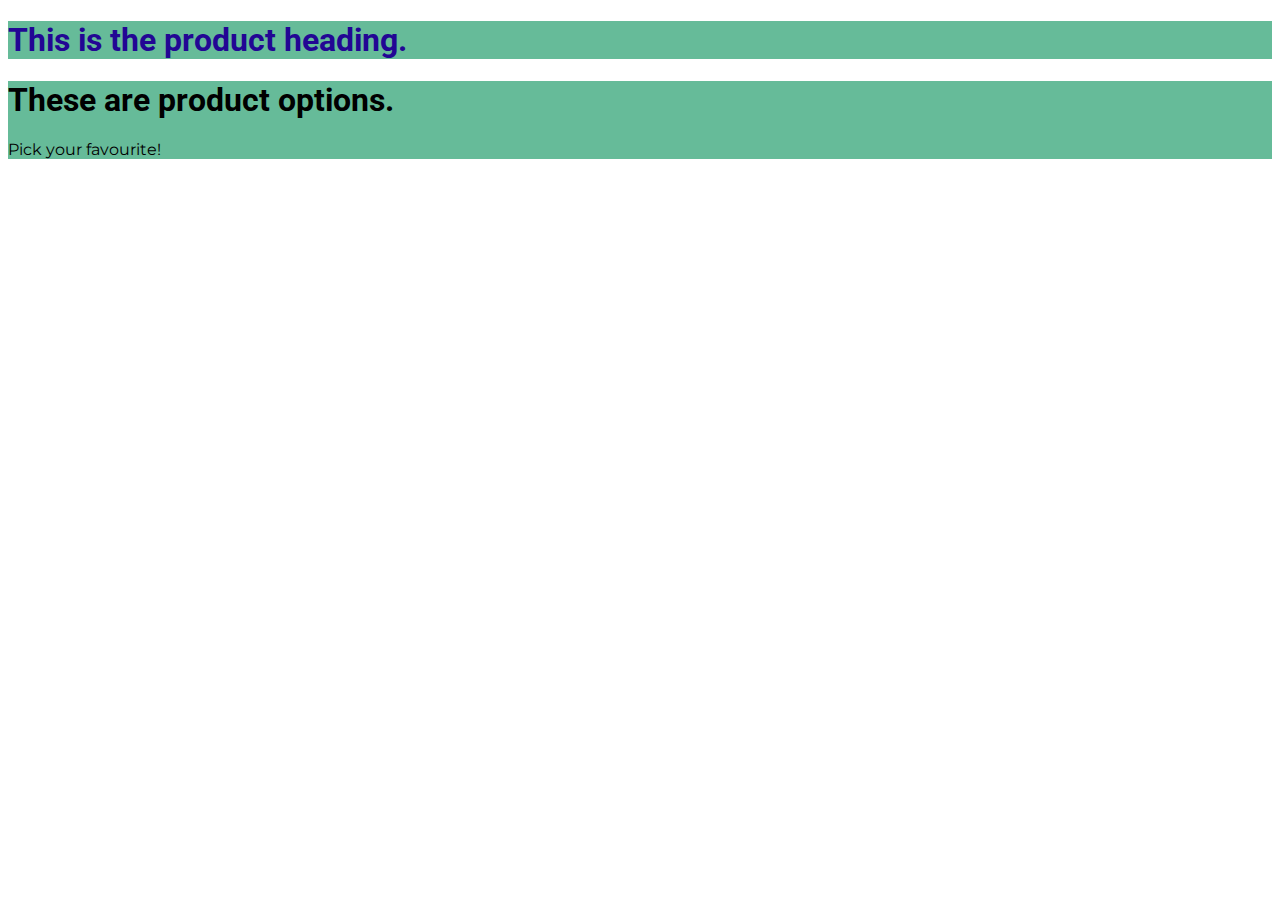
<file: Section 2/index.html>
<!DOCTYPE html>
<html lang="en">
<head>
    <meta charset="UTF-8">
    <meta http-equiv="X-UA-Compatible" content="IE=edge">
    <meta name="viewport" content="width=device-width, initial-scale=1.0">
    <title>Basic Styling</title>
    <link rel="stylesheet" href="main.css">
    <link rel="preconnect" href="https://fonts.googleapis.com">
    <link rel="preconnect" href="https://fonts.gstatic.com" crossorigin>
    <link href="https://fonts.googleapis.com/css2?family=Montserrat:wght@500&family=Roboto:wght@300&display=swap" rel="stylesheet"> 
</head>
<body>
    <main>
        <section id="product-overview">
            <h1>This is the product heading.</h1>
        </section>
        <section id="product-options">
            <h1 class="section-title">These are product options.</h1>
            <p>Pick your favourite!</p>
        </section>
    </main>
</body>
</html>
</file>
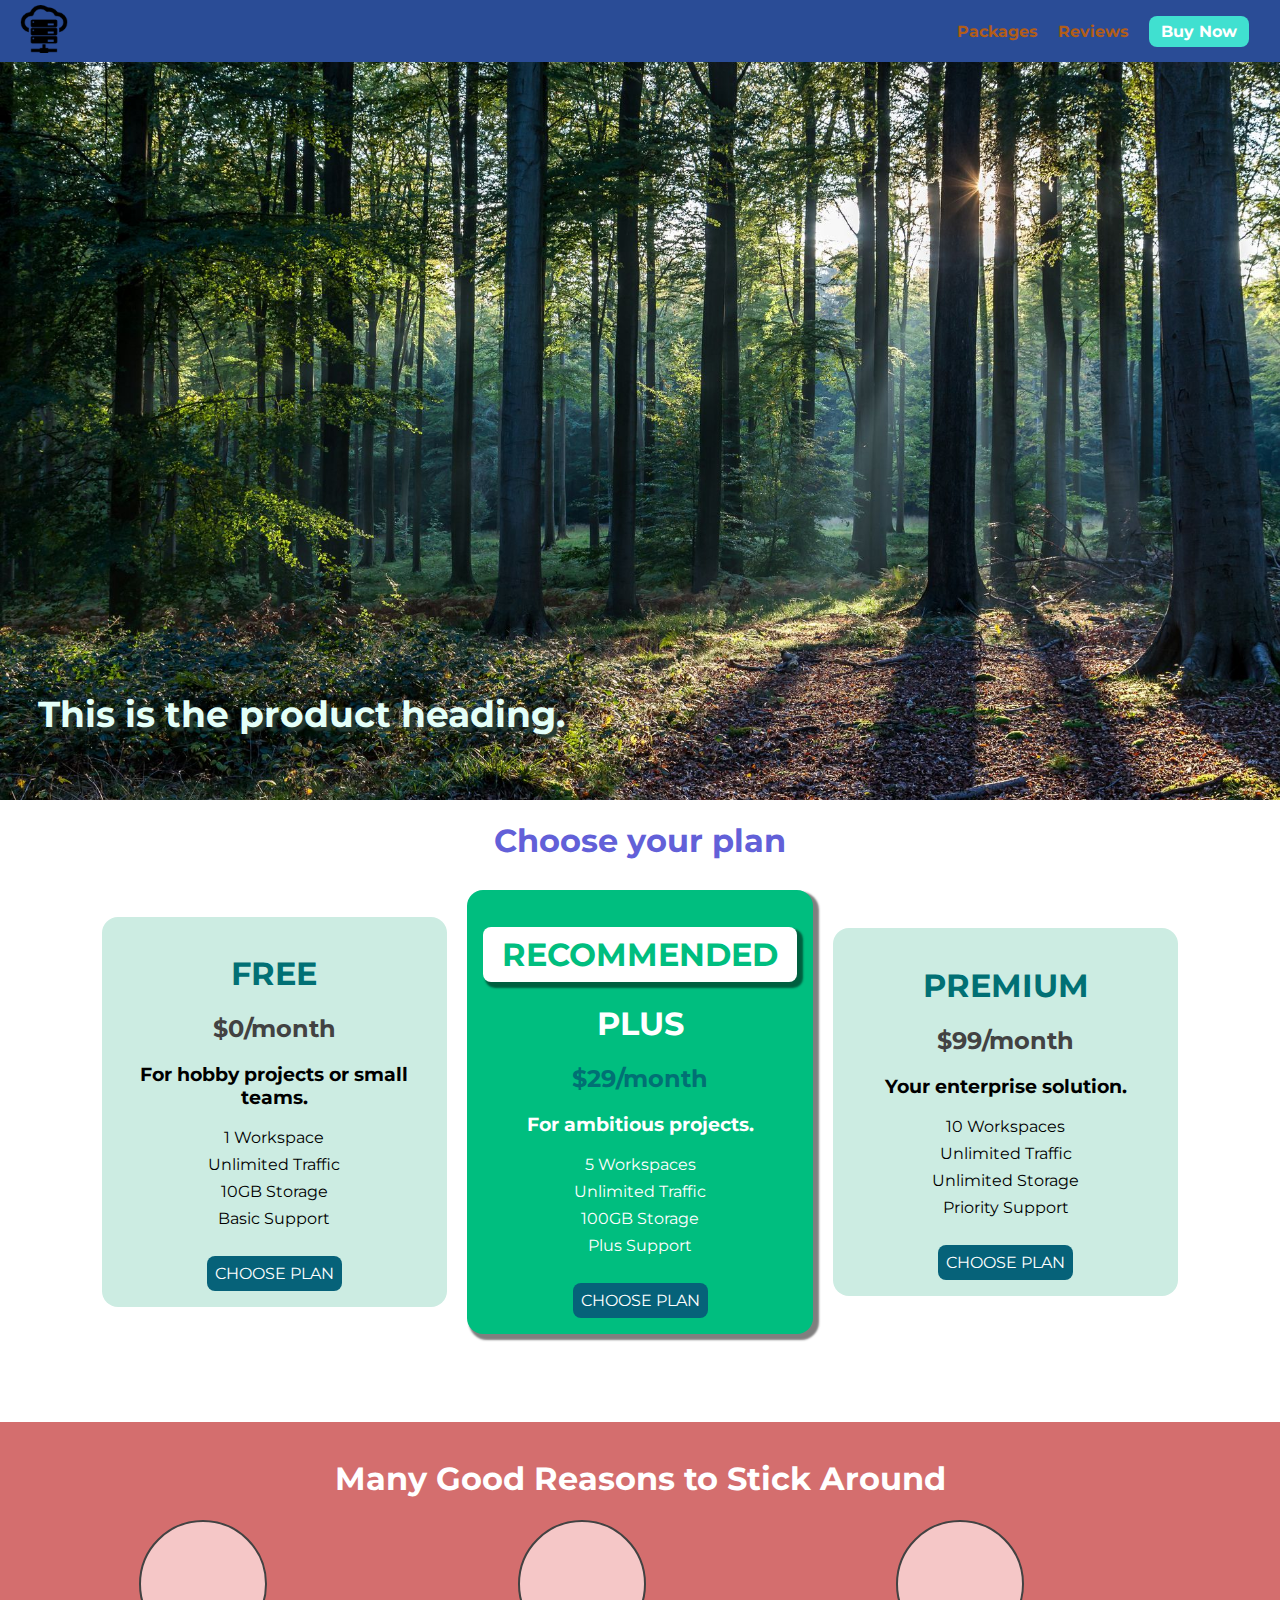
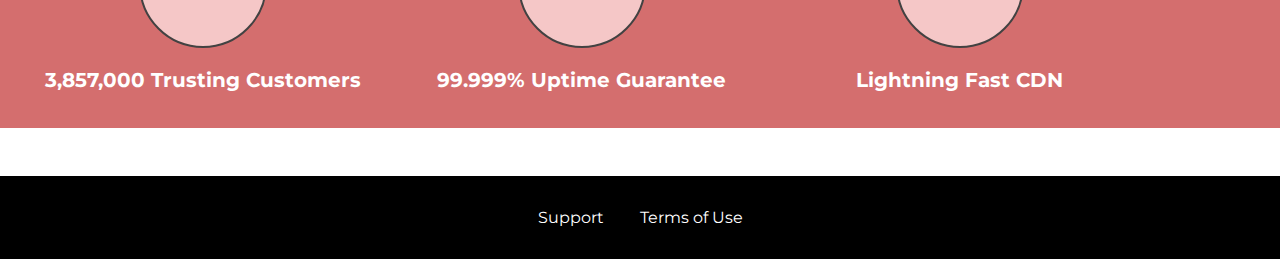
<file: Section 3-4/index.html>
<!DOCTYPE html>
<html lang="en">
<head>
    <meta charset="UTF-8">
    <meta http-equiv="X-UA-Compatible" content="IE=edge">
    <meta name="viewport" content="width=device-width, initial-scale=1.0">
    <title>Basic Styling</title>
    <link rel="stylesheet" href="shared.css">
    <link rel="stylesheet" href="main.css">
    <link rel="preconnect" href="https://fonts.googleapis.com">
    <link rel="preconnect" href="https://fonts.gstatic.com" crossorigin>
    <link href="https://fonts.googleapis.com/css2?family=Montserrat:wght@500&family=Roboto:wght@300&display=swap" rel="stylesheet"> 
</head>
<body>
    <header class="main-header">
        <div>
            <a href="index.html" class="main-header__brand"><img src="hosting.png" alt="maxHost - Affordable hosting"></a>
        </div>
        <nav class="main-nav">
            <ul class="main-nav__items">
                <li class="main-nav__item">
                    <a href="packages/index.html">Packages</a>
                </li>
                <li class="main-nav__item">
                    <a href="index.html">Reviews</a>
                </li>
                <li class="main-nav__item main-nav__item--cta">
                    <a href="index.html">Buy Now</a>
                </li>
            </ul>
        </nav>
    </header>

    <main>
        <section id="product-overview">
            <h1>This is the product heading.</h1>
        </section>
        <section id="product-options">
            <h1 class="section-title">Choose your plan</h1>
            <div class="product__list">
                <article class="product">
                    <h1 class="product__title">FREE</h1>
                    <h2 class="product__price">$0/month</h2>
                    <h3>For hobby projects or small teams.</h3>
                    <ul class="product__features">
                        <li class="product__feature">1 Workspace</li>
                        <li class="product__feature">Unlimited Traffic</li>
                        <li class="product__feature">10GB Storage</li>
                        <li class="product__feature">Basic Support</li>
                    </ul>
                    <div>
                        <button class="button">CHOOSE PLAN</button>
                    </div>
                </article>
                <article class="product product--highlighted">
                    <h1 class="product__badge">RECOMMENDED</h1>
                    <h1 class="product__title">PLUS</h1>
                    <h2 class="product__price">$29/month</h2>
                    <h3>For ambitious projects.</h3>
                    <ul class="product__features">
                        <li class="product__feature">5 Workspaces</li>
                        <li class="product__feature">Unlimited Traffic</li>
                        <li class="product__feature">100GB Storage</li>
                        <li class="product__feature">Plus Support</li>
                    </ul>
                    <div>
                        <button class="button">CHOOSE PLAN</button>
                    </div>
                </article>
                <article class="product">
                    <h1 class="product__title">PREMIUM</h1>
                    <h2 class="product__price">$99/month</h2>
                    <h3>Your enterprise solution.</h3>
                    <ul class="product__features">
                        <li class="product__feature">10 Workspaces</li>
                        <li class="product__feature">Unlimited Traffic</li>
                        <li class="product__feature">Unlimited Storage</li>
                        <li class="product__feature">Priority Support</li>
                    </ul>
                    <div>
                        <button class="button">CHOOSE PLAN</button>
                    </div>
                </article>
            </div>
        </section>
        <section id="key-features">
            <h1 class="section-title">Many Good Reasons to Stick Around</h1>
            <ul class="key-feature__list">
                <li class="key-feature">
                    <div class="key-feature__image">

                    </div>
                    <p class="key-feature__description">3,857,000 Trusting Customers</p>
                </li>
                <li class="key-feature">
                    <div class="key-feature__image">

                    </div>
                    <p class="key-feature__description">99.999% Uptime Guarantee</p>
                </li>
                <li class="key-feature">
                    <div class="key-feature__image">

                    </div>
                    <p class="key-feature__description">Lightning Fast CDN</p>
                </li>
            </ul>
        </section>
    </main>
    <footer class="main-footer">
        <nav>
            <ul class="main-footer__links">
                <li class="main-footer__link">
                    <a href="#">Support</a>
                </li>
                <li class="main-footer__link">
                    <a href="#">Terms of Use</a>
                </li>
            </ul>
        </nav>
    </footer>
</body>

</html>
</file>
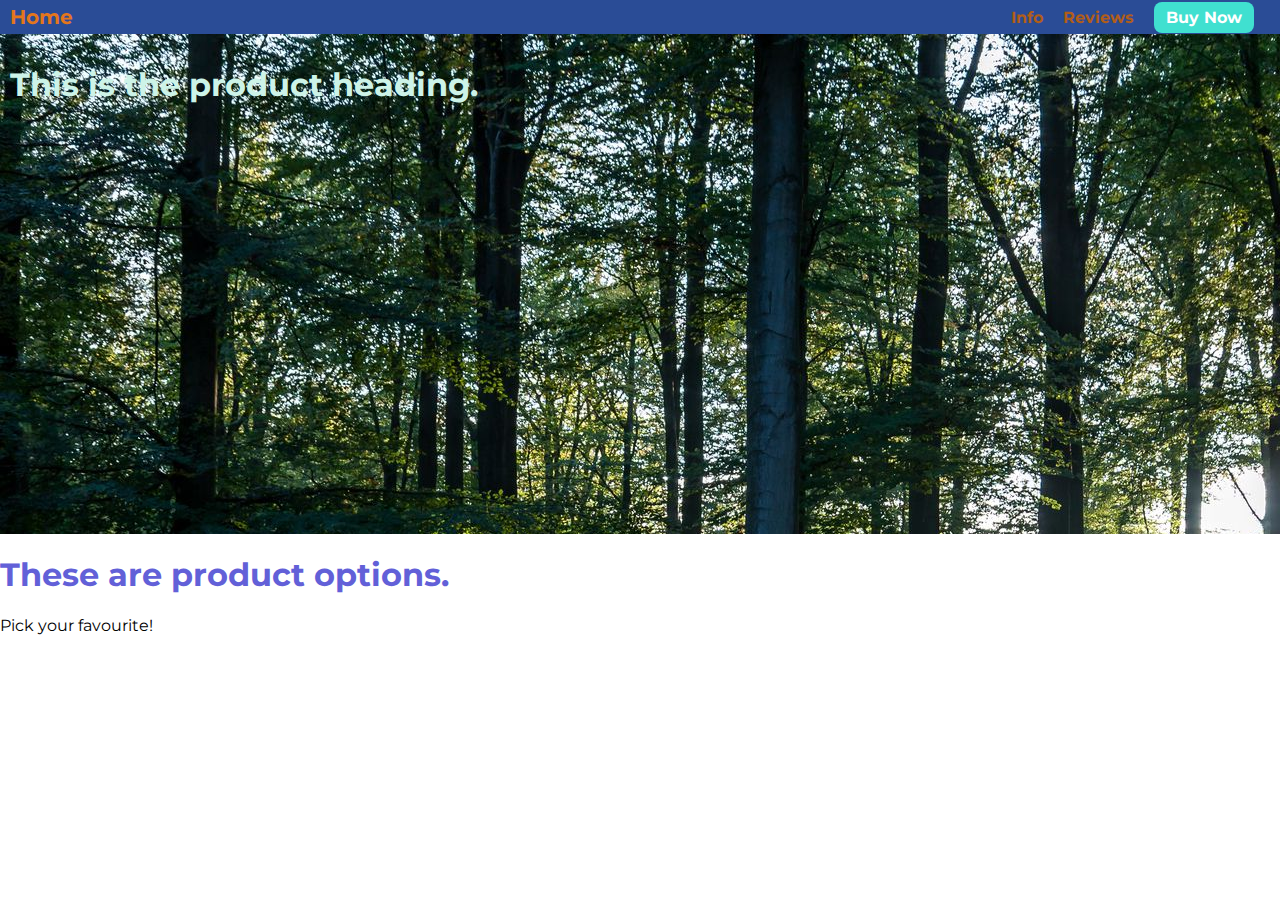
<file: Section 3/index.html>
<!DOCTYPE html>
<html lang="en">
<head>
    <meta charset="UTF-8">
    <meta http-equiv="X-UA-Compatible" content="IE=edge">
    <meta name="viewport" content="width=device-width, initial-scale=1.0">
    <title>Basic Styling</title>
    <link rel="stylesheet" href="main.css">
    <link rel="preconnect" href="https://fonts.googleapis.com">
    <link rel="preconnect" href="https://fonts.gstatic.com" crossorigin>
    <link href="https://fonts.googleapis.com/css2?family=Montserrat:wght@500&family=Roboto:wght@300&display=swap" rel="stylesheet"> 
</head>
<body>
    <header class="main-header">
        <div>
            <a href="index.html" class="main-header__brand">Home</a>
        </div>
        <nav class="main-nav">
            <ul class="main-nav__items">
                <li class="main-nav__item">
                    <a href="index.html">Info</a>
                </li>
                <li class="main-nav__item">
                    <a href="index.html">Reviews</a>
                </li>
                <li class="main-nav__item main-nav__item--cta">
                    <a href="index.html">Buy Now</a>
                </li>
            </ul>
        </nav>
    </header>

    <main>
        <section id="product-overview">
            <h1>This is the product heading.</h1>
        </section>
        <section id="product-options">
            <h1 class="section-title">These are product options.</h1>
            <p>Pick your favourite!</p>
        </section>
    </main>
</body>
</html>
</file>
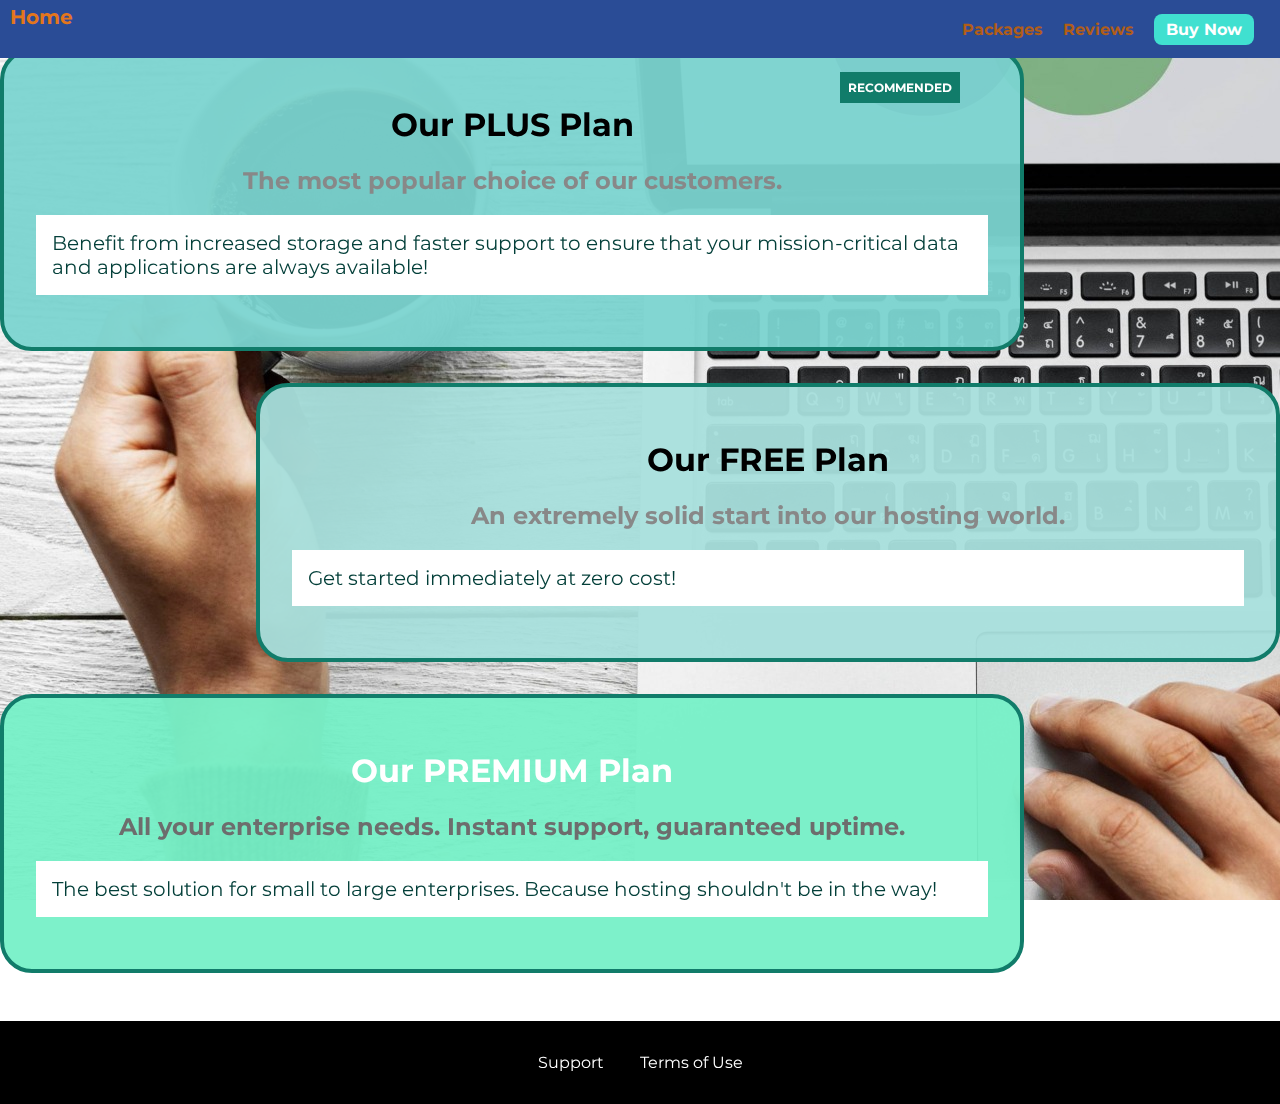
<file: Section 3-4/Packages/index.html>
<!DOCTYPE html>
<html lang="en">
<head>
    <meta charset="UTF-8">
    <meta http-equiv="X-UA-Compatible" content="IE=edge">
    <meta name="viewport" content="width=device-width, initial-scale=1.0">
    <title>Basic Styling</title>
    <link rel="stylesheet" href="../shared.css">
    <link rel="stylesheet" href="packages.css">
    <link rel="preconnect" href="https://fonts.googleapis.com">
    <link rel="preconnect" href="https://fonts.gstatic.com" crossorigin>
    <link href="https://fonts.googleapis.com/css2?family=Montserrat:wght@500&family=Roboto:wght@300&display=swap" rel="stylesheet"> 
</head>
<body>
    <div class="background"></div>
    <header class="main-header">
        <div>
            <a href="../index.html" class="main-header__brand">Home</a>
        </div>
        <nav class="main-nav">
            <ul class="main-nav__items">
                <li class="main-nav__item">
                    <a href="index.html">Packages</a>
                </li>
                <li class="main-nav__item">
                    <a href="../customers/index.html">Reviews</a>
                </li>
                <li class="main-nav__item main-nav__item--cta">
                    <a href="../buy/index.html">Buy Now</a>
                </li>
            </ul>
        </nav>
    </header>
    <main>
        <section class="package" id="plus">
            <!-- We enclose the whole plan in a link because we want it to be entirely clickable -->
            <a href="#">
                <h1 class="package__title">Our PLUS Plan</h1>
                <h2 class="package__badge">RECOMMENDED</h2>
                <h2 class="package__subtitle">The most popular choice of our customers.</h2>
                <p class="package__info">Benefit from increased storage and faster support to ensure that your mission-critical data and applications
                    are always available!</p>
            </a>
        </section>
        <section class="package" id="free">
            <a href="#">
                <h1 class="package__title">Our FREE Plan</h1>
                <h2 class="package__subtitle">An extremely solid start into our hosting world.</h2>
                <p class="package__info">Get started immediately at zero cost!</p>
            </a>
        </section>
        <div class="clearfix"></div>
        <section class="package" id="premium">
            <a href="#">
                <h1 class="package__title">Our PREMIUM Plan</h1>
                <h2 class="package__subtitle">All your enterprise needs. Instant support, guaranteed uptime. </h2>
                <p class="package__info">The best solution for small to large enterprises. Because hosting shouldn't be in the way!</p>
            </a>
        </section>
    </main>
    <footer class="main-footer">
        <nav>
            <ul class="main-footer__links">
                <li class="main-footer__link">
                    <a href="#">Support</a>
                </li>
                <li class="main-footer__link">
                    <a href="#">Terms of Use</a>
                </li>
            </ul>
        </nav>
    </footer>
</body>

</html>
</file>
<file: Section 2/main.css>
body {
        font-family: 'Montserrat', sans-serif;
    }

    section {
         background: #66BB99;
     }

     #product-overview {
         color: #540694;
         font-family: 'Roboto', sans-serif;
     }

     #product-overview h1 {
         color: #220694
     }

     .section-title {
         font-family: 'Roboto', sans-serif;
     }
</file>
<file: Section 3-4/shared.css>
* {
        box-sizing: border-box;
    }

    body {
        font-family: 'Montserrat', sans-serif;
        margin: 0;
    }

    .main-header {
        width: 100%;
        background: #2a4c96;
        padding: 5px 10px;
        position: fixed;
        box-sizing: border-box;
        z-index: 1;
    }

    .main-header__brand {
        color: #e4761c;
        text-decoration: none;
        font-weight: bold;
        font-size: 20px;
        display: inline-block;
        height: 48px;
    }

    .main-header__brand img {
        margin-left: 10px;
        height: 100%;
    }

    /* Here, the div and the nav which are children of the header,
get aligned thanks to inline-block */
    .main-header > div {
        display: inline-block;
        /* This is required to align the list items with the brand with larger font */
        vertical-align: middle; 
    }


    .main-nav {
        display: inline-block;
        text-align: right;
        width: calc(100% - 75px);
        vertical-align: middle;
    }

    .main-nav__items {
        margin: 0;
        padding: 0;
        list-style: none;
    }

    .main-nav__item {
        display: inline-block;
        margin: 0 8px;
        text-decoration: none;
    }

    .main-nav__item a {
        text-decoration: none;
        color: #b15d18;
        font-weight: bold;
    }

    .main-nav__item a:hover,
    .main-nav__item a:active {
        color: white;
        border-bottom: 2px solid white;
    }

    .main-nav__item--cta a {
        color: white;
        background-color: turquoise;
        padding: 6px 12px;
        border-radius: 8px;
    }

    .main-nav__item--cta a:hover,
    .main-nav__item--cta a:active {
        color: turquoise;
        background: rgb(161, 221, 215);
        border: none;
    }

    .button {
        border: none;
        border-radius: 8px;
        padding: 8px;
        background-color: #066279;
        color: white;
      /* instead of using browser default, it uses the font-family we use on our bodu */
        font: inherit;
        margin-top: 20px;
        cursor: pointer;
    }

    .button:hover,
    .button:active {
        background-color: white;
        color: #066279;
    }

    .button:focus {
        /* gets rid of the outline after clicking the button */
        outline: none;
    }

    .main-footer {
        background: black;
        padding: 32px;
        margin-top: 48px;
    }

    .main-footer__links {
        list-style: none;
        margin: 0;
        padding: 0;
        text-align: center;
    }

    .main-footer__link {
        display: inline-block;
        margin: 0 16px;
    }

    .main-footer__link a {
        color: white;
        text-decoration: none;
    }

    .main-footer__link a:hover,
    .main-footer__link a:active {
        color: #ccc;
        text-decoration: none;
    }
</file>
<file: Section 3-4/main.css>
#product-overview {
        background: url("forest.jpg") left 10% bottom 40%/cover no-repeat;
        /* contain and cover are the most useful background-size values */
        width: 100%;
        height: 800px;
        padding: 10px;
        position: relative;
        margin-top: 0px;
    }
    
    .section-title {
        color: #6260d8;
        text-align: center;
    }
    
    #product-overview h1 {
        font-size: 36px;
        text-shadow: 4px 4px 2px #253a32;
        color: #e4fff8;
        position: absolute;
        bottom: 5%;
        left: 3%;
    }

    .product {
        background-color: rgb(204, 236, 226);
        text-align: center;
        padding: 16px;
        margin: 8px;
        display: inline-block;
        width: 30%;
        vertical-align: middle;
        border-radius: 16px;
    }

    .product__list {
        width: 90%;
        margin: auto;
        text-align: center;
    }

    .product--highlighted {
        background-color: rgb(0, 190, 127);
        box-shadow: 4px 4px 2px 2px rgba(0, 0, 0, 0.5);
        color: white;
    }

    .product__badge {
        background-color: white;
        color: rgb(0, 190, 127);
        padding: 8px;
        box-shadow: 4px 4px 2px 2px rgba(0, 0, 0, 0.5);
        border-radius: 8px;
    }

    .product__title {
        color: rgb(1, 112, 116);
    }

    .product__price {
        color: rgb(66, 66, 66);
    }

    .product--highlighted .product__price {
        color: rgb(1, 112, 116);
    }
    
    .product--highlighted .product__title {
        color: white;
    }

    .product__features {
        list-style: none;
        margin: 0;
        padding: 0;
    }

    .product__feature {
        margin: 8px 0;
    }

    #key-features {
        background: rgb(212, 110, 110);
        margin-top: 80px;
        padding: 16px;
    }

    .key-feature__list {
        list-style: none;
        margin: 0;
        padding: 0;
    }

    .key-feature {
        display: inline-block;
        width: 30%;
        vertical-align: top;
    }

    .key-feature__image {
        background: rgb(245, 199, 199);
        width: 128px;
        height: 128px;
        border: 2px solid #424242;
        border-radius: 50%;
        margin: 0 auto;
    }

    .key-feature__description {
        text-align: center;
        font-weight: bold;
        color: white;
        font-size: 20px;
    }

    #key-features > .section-title {
        color: white;
    }
</file>
<file: Section 3/main.css>
* {
        box-sizing: border-box;
    }

    body {
        font-family: 'Montserrat', sans-serif;
        margin: 0;
    }

    #product-overview {
        background: url("forest.jpg");
        width: 100%;
        height: 500px;
        padding: 10px;
    }
    
    .section-title {
        color: #6260d8;
    }
    
    #product-overview h1 {
         color: #cdf3e8;
    }

    .main-header {
        width: 100%;
        background: #2a4c96;
        padding: 5px 10px;
    }

    .main-header__brand {
        color: #e4761c;
        text-decoration: none;
        font-weight: bold;
        font-size: 20px;
    }

/* Here, the div and the nav which are children of the header,
get aligned thanks to inline-block */
    .main-header > div {
        display: inline-block;
        /* This is required to align the list items with the brand with larger font */
        vertical-align: middle; 
    }

    .main-nav {
        display: inline-block;
        text-align: right;
        width: calc(100% - 75px);
        vertical-align: middle;
    }

    .main-nav__items {
        margin: 0;
        padding: 0;
        list-style: none;
    }

    .main-nav__item {
        display: inline-block;
        margin: 0 8px;
        text-decoration: none;
    }
    
    .main-nav__item a {
        text-decoration: none;
        color: #b15d18;
        font-weight: bold;
    }

    .main-nav__item a:hover,
    .main-nav__item a:active {
        color: white;
        border-bottom: 2px solid white;
    }

    .main-nav__item--cta a {
        color: white;
        background-color: turquoise;
        padding: 6px 12px;
        border-radius: 8px;
    }

    .main-nav__item--cta a:hover,
    .main-nav__item--cta a:active {
        color: turquoise;
        background: rgb(161, 221, 215);
        border: none;
    }
</file>
<file: Section 3-4/Packages/packages.css>
main {
        padding-top: 32px;
    }

    .background {
        background: url("../bg_plans.jpg");
        width: 100%;
        height: 100%;
        position: fixed;
        z-index: -1;
    }

    .package {
        width: 80%;
        margin: 16px 0;
        border: 4px solid #117c6a;
        border-radius: 32px;
        position: relative;
        /* collapses the whole website
        position: absolute; */
    }

    .package a {
        text-decoration: none;
        color: inherit;
        display: block;
        padding: 32px;
    }

    .package__badge {
        position: absolute;
        top: 0px;
        right: 40px;
        margin: 20px;
        font-size: 12px;
        color: white;
        background-color: #117c6a;
        padding: 8px;

    }

    .package:hover,
    .package:active {
        box-shadow: 4px 4px 4px rgba(0,0,0,0.5);
        border-color: tomato;
    }

    .package__title {
        text-align: center;
    }

    .package__subtitle {
        color: #888;
        text-align: center;
    }

    .package__info {
        padding: 16px;
        font-size: 20px;
        color: rgb(3, 63, 57);
        background: white;
    }

    .clearfix {
        clear: both;
    }

    #plus {
        background: rgba(123, 212, 208, 0.95);
    }
    
    #free {
        background: rgba(168, 223, 220, 0.95);
        float: right;
    }
    
    #premium {
        background: rgba(118, 240, 199, 0.95);
    }

    #premium .package__title {
        color: white;
        font-size: 32px;
    }

    #premium .package__subtitle {
        color: rgb(109, 109, 109);
    }
</file>
